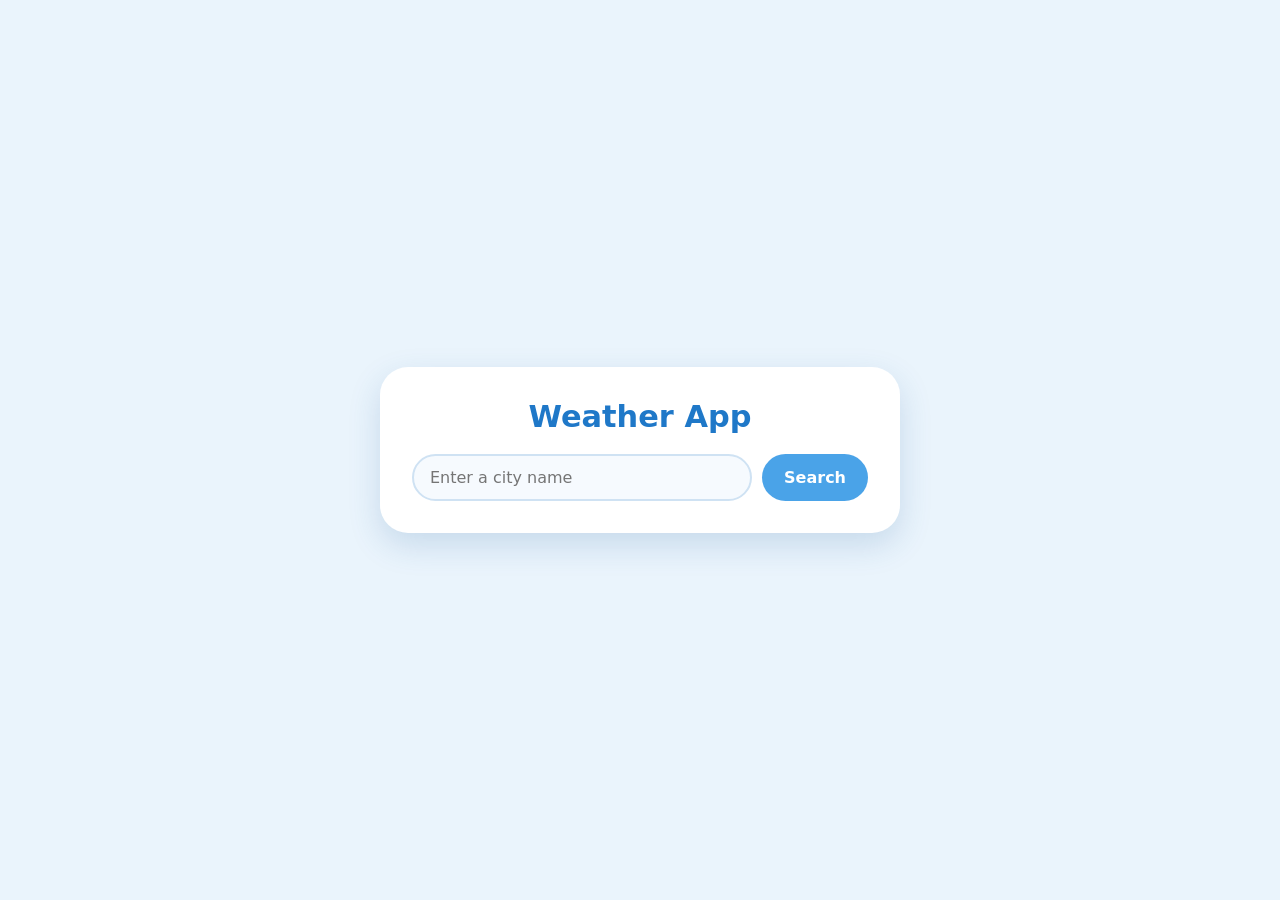
<file: index.html>
<!DOCTYPE html>
<html lang="en">
<head>
  <meta charset="UTF-8">
  <meta name="viewport" content="width=device-width, initial-scale=1.0">
  <title>Weather App</title>
  <link rel="stylesheet" href="style.css">
</head>
<body>
  <main class="card">
    <h1>Weather App</h1>
    <div class="search">
      <input type="text" placeholder="Enter a city name" aria-label="City name">
      <button type="button">Search</button>
    </div>
  </main>
</body>
</html>
</file>
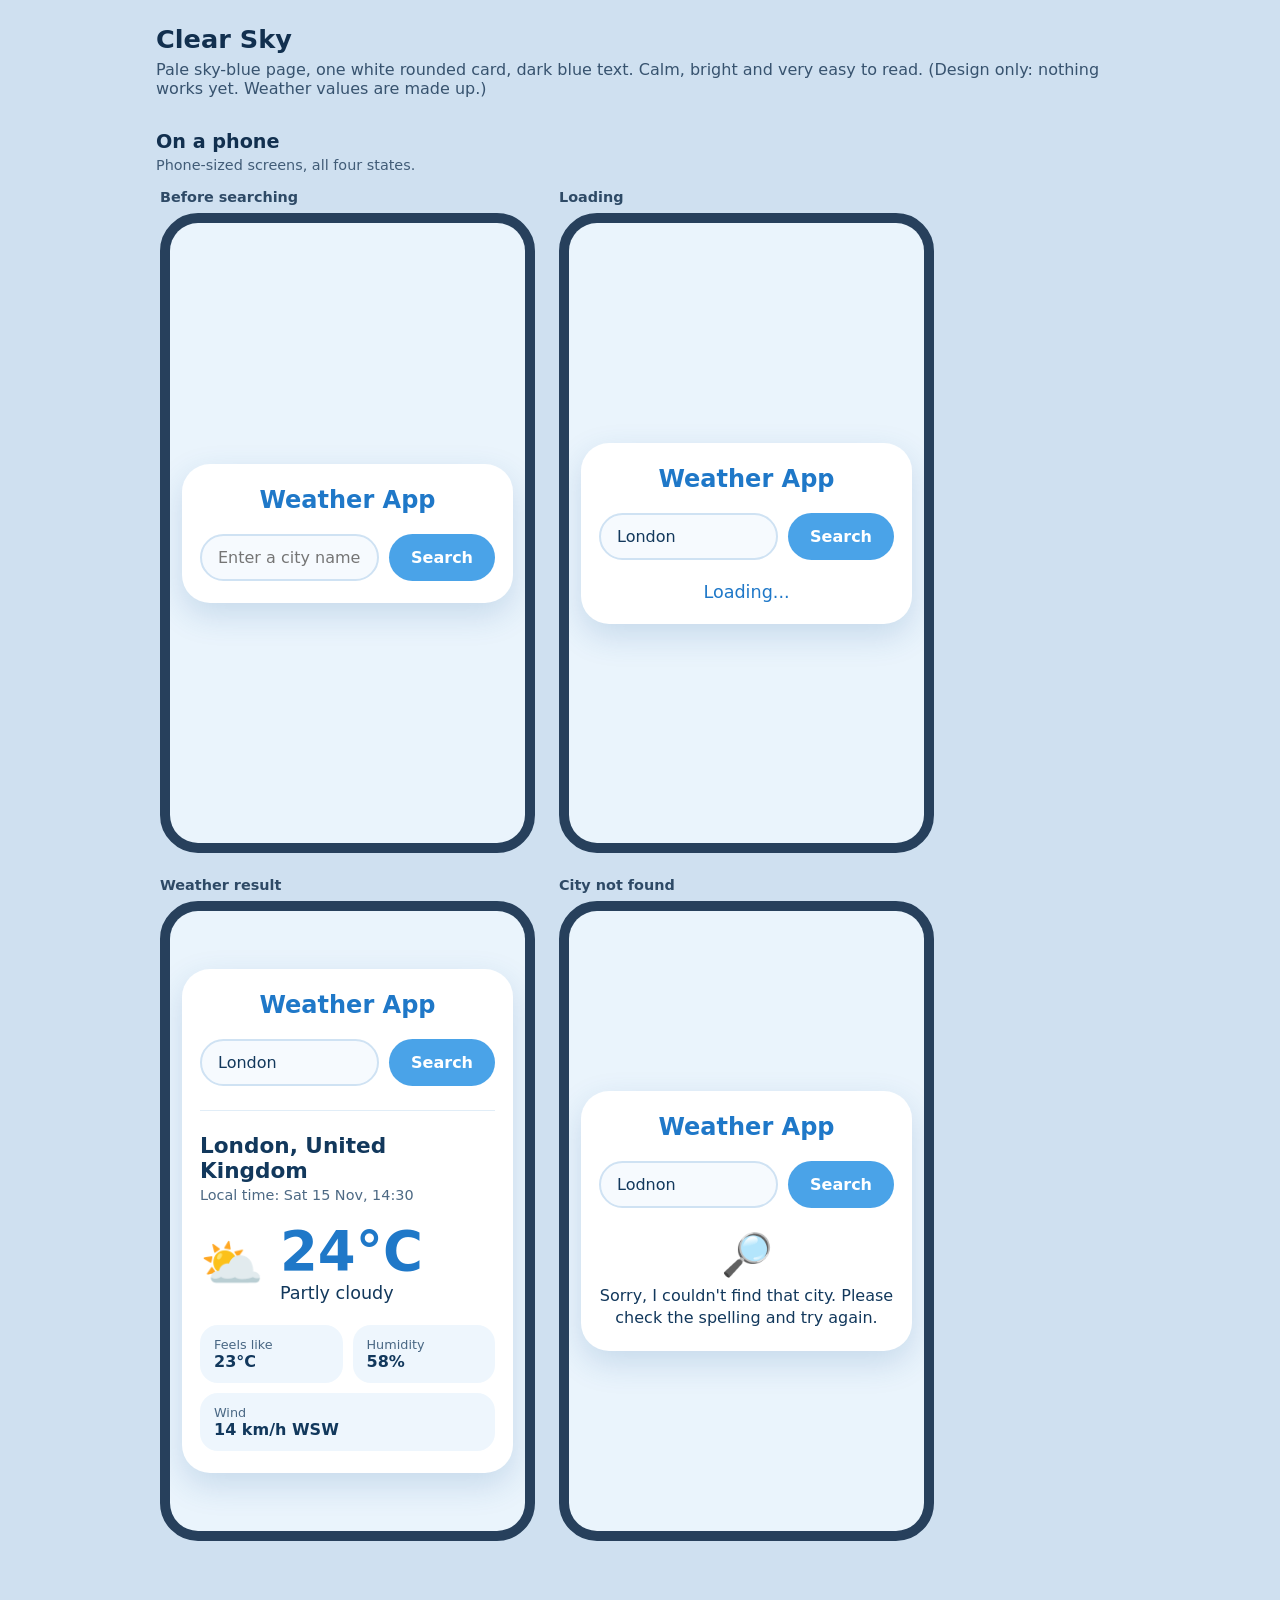
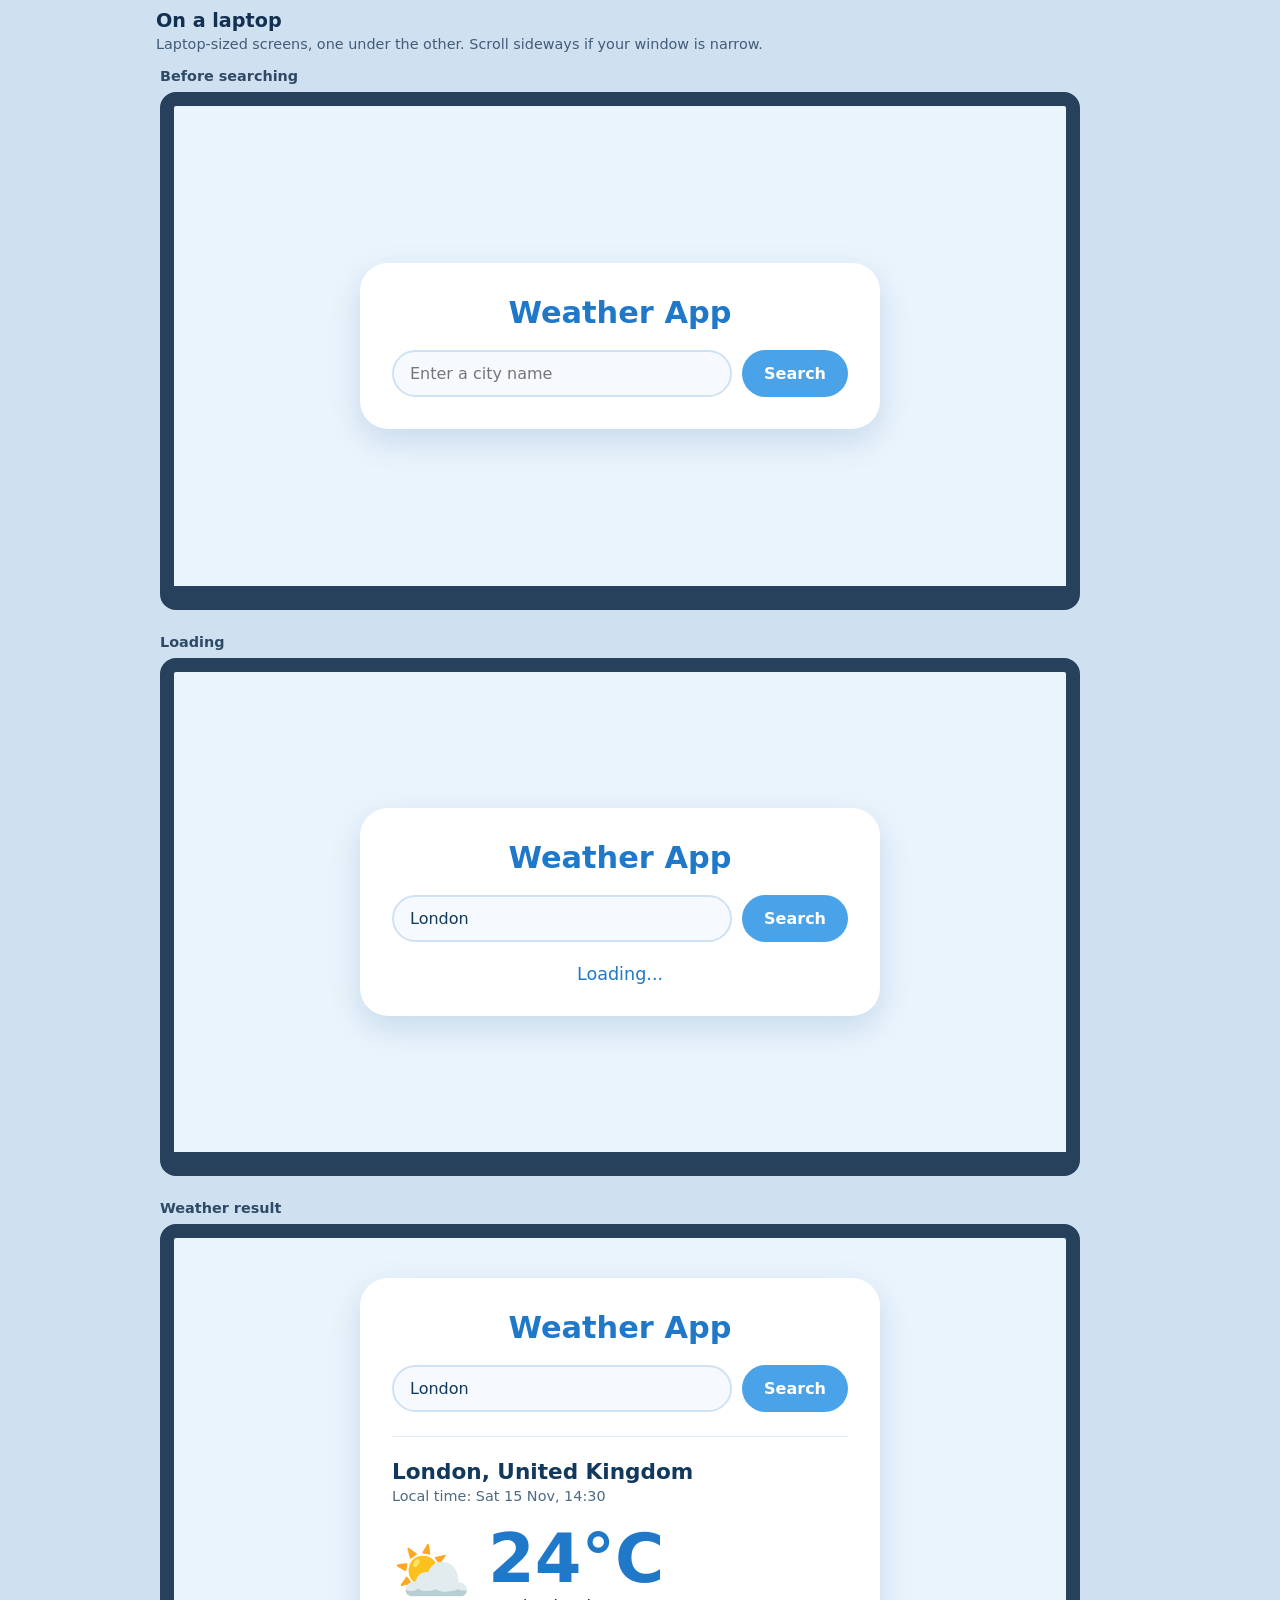
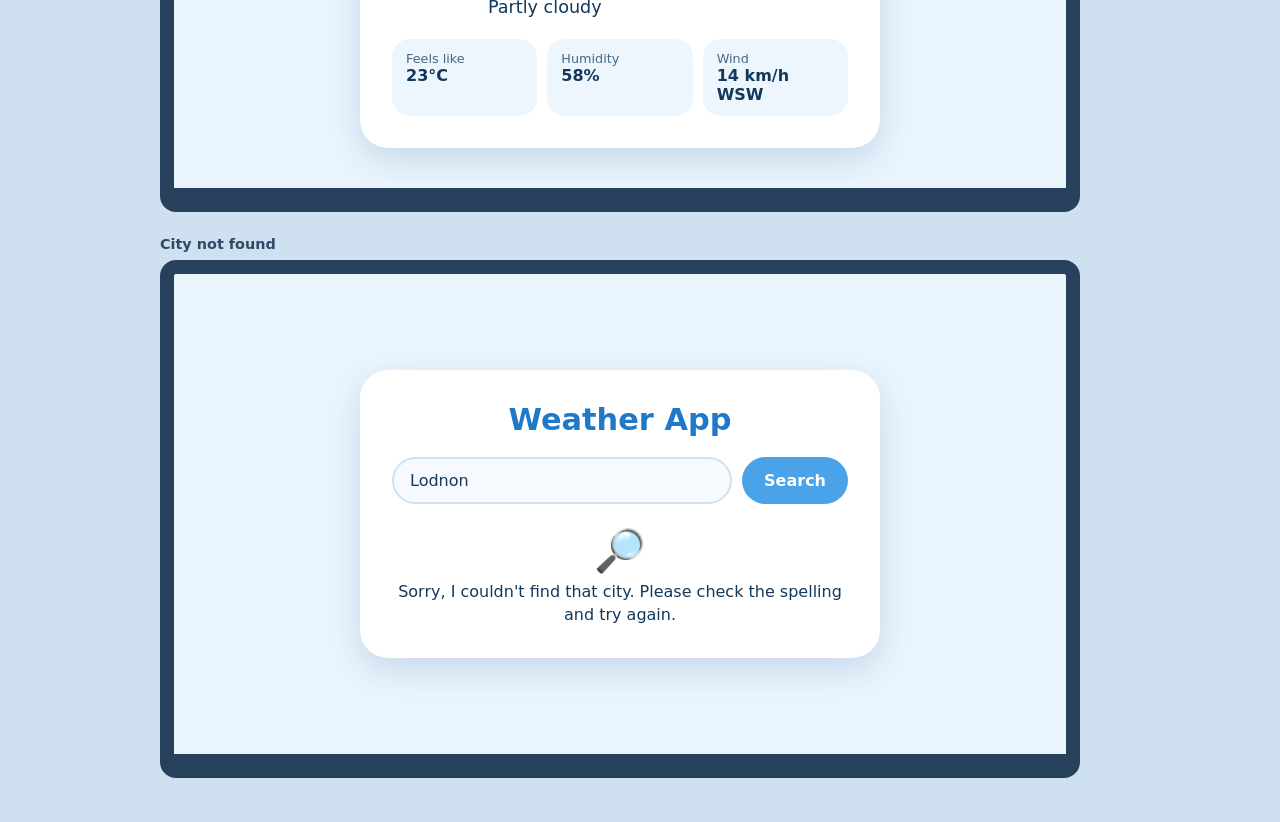
<file: mockups/clear-sky.html>
<!DOCTYPE html>
<html lang="en">
<head>
<meta charset="UTF-8">
<meta name="viewport" content="width=device-width, initial-scale=1.0">
<title>Weather App mockup - Clear Sky</title>
<style>
*{box-sizing:border-box}
body{margin:0;font-family:system-ui,-apple-system,"Segoe UI",Roboto,Arial,sans-serif;background:var(--page-bg);color:var(--page-text)}
.intro,.group{max-width:1000px;margin:0 auto;padding:0 16px}
.intro{padding-top:24px;padding-bottom:8px}
.intro h1{margin:0 0 6px;font-size:1.6rem}
.intro p{margin:0;opacity:.8}
.group{padding-bottom:24px}
.group h2{font-size:1.2rem;margin:24px 0 4px}
.group>p{margin:0 0 8px;opacity:.75;font-size:.9rem}
.row{display:flex;flex-wrap:wrap;gap:24px;overflow-x:auto;padding:8px 4px 20px}
.row.stack{flex-direction:column}
.item{flex:none}
.item h3{font-size:.9rem;margin:0 0 8px;opacity:.85;font-weight:600}
.device{border:solid var(--frame);overflow:hidden;background:var(--frame)}
.phone{width:375px;border-width:10px;border-radius:38px}
.laptop{width:920px;border-width:14px 14px 24px;border-radius:16px}
.screen{container-type:inline-size;background:var(--screen-bg);display:flex;align-items:center;justify-content:center}
.phone .screen{min-height:620px;padding:24px 12px}
.laptop .screen{min-height:480px;padding:40px}
.card{width:100%;max-width:520px;padding:32px;color:var(--text)}
.card h1{margin:0 0 20px;font-size:1.9rem;text-align:center}
.search{display:flex;gap:10px}
.search input{flex:1;min-width:0;font:inherit;padding:12px 16px;outline:none}
.search button{font:inherit;font-weight:600;padding:12px 22px;border:0;cursor:pointer}
.status{margin:22px 0 0;text-align:center}
.loading{font-size:1.1rem}
.notfound .icon{font-size:2.6rem;display:block;margin-bottom:6px}
.notfound p{margin:0;line-height:1.4}
.result{margin-top:24px}
.place h2{margin:0;font-size:1.35rem}
.place .time{margin:4px 0 0;font-size:.9rem;opacity:.75}
.now .icon{font-size:4rem;line-height:1}
.now .temp{font-weight:700;font-size:4.2rem;line-height:1}
.now .desc{margin:4px 0 0;font-size:1.1rem}
.details{list-style:none;margin:0;padding:0}
.details .label{font-size:.8rem;opacity:.75;display:block}
.details .value{font-weight:600}
@container (max-width:420px){
 .card{padding:22px 18px}
 .card h1{font-size:1.5rem}
 .now .temp{font-size:3.4rem}
 .now .icon{font-size:3.2rem}
}

:root{--page-bg:#cfe0f0;--page-text:#12304f;--frame:#27405c;--screen-bg:#eaf4fc;--text:#12385c}
.card{background:#fff;border-radius:28px;box-shadow:0 12px 32px rgba(40,100,160,.18)}
.card h1{color:#1f78c8}
.search input{border:2px solid #cfe2f3;border-radius:999px;color:#12385c;background:#f6fafe}
.search input:focus{border-color:#4aa3e8}
.search button{background:#4aa3e8;color:#fff;border-radius:999px}
.loading{color:#1f78c8}
.result{border-top:1px solid #e1edf7;padding-top:22px}
.now{display:grid;grid-template-columns:auto 1fr;column-gap:16px;align-items:center;margin:22px 0}
.now .icon{grid-row:1/3}
.now .temp{color:#1f78c8}
.details{display:grid;grid-template-columns:repeat(auto-fit,minmax(105px,1fr));gap:10px}
.details li{background:#eef6fd;border-radius:18px;padding:12px 14px}
@container (max-width:420px){.details li:last-child{grid-column:1/-1}}
</style>
</head>
<body>
<header class="intro"><h1>Clear Sky</h1><p>Pale sky-blue page, one white rounded card, dark blue text. Calm, bright and very easy to read. (Design only: nothing works yet. Weather values are made up.)</p></header>
<section class="group"><h2>On a phone</h2><p>Phone-sized screens, all four states.</p><div class="row "><div class="item"><h3>Before searching</h3><div class="device phone"><div class="screen"><div class="card"><h1>Weather App</h1><div class="search"><input type="text" value="" placeholder="Enter a city name" aria-label="City name"><button type="button">Search</button></div></div></div></div></div><div class="item"><h3>Loading</h3><div class="device phone"><div class="screen"><div class="card"><h1>Weather App</h1><div class="search"><input type="text" value="London" placeholder="Enter a city name" aria-label="City name"><button type="button">Search</button></div><p class="status loading">Loading...</p></div></div></div></div><div class="item"><h3>Weather result</h3><div class="device phone"><div class="screen"><div class="card"><h1>Weather App</h1><div class="search"><input type="text" value="London" placeholder="Enter a city name" aria-label="City name"><button type="button">Search</button></div><div class="result">
<div class="place"><h2>London, United Kingdom</h2><p class="time">Local time: Sat 15 Nov, 14:30</p></div>
<div class="now"><span class="icon">⛅</span><div class="temp">24°C</div><p class="desc">Partly cloudy</p></div>
<ul class="details">
<li><span class="label">Feels like</span><span class="value">23°C</span></li>
<li><span class="label">Humidity</span><span class="value">58%</span></li>
<li><span class="label">Wind</span><span class="value">14 km/h WSW</span></li>
</ul></div></div></div></div></div><div class="item"><h3>City not found</h3><div class="device phone"><div class="screen"><div class="card"><h1>Weather App</h1><div class="search"><input type="text" value="Lodnon" placeholder="Enter a city name" aria-label="City name"><button type="button">Search</button></div><div class="status notfound"><span class="icon">🔎</span><p>Sorry, I couldn't find that city. Please check the spelling and try again.</p></div></div></div></div></div></div></section>
<section class="group"><h2>On a laptop</h2><p>Laptop-sized screens, one under the other. Scroll sideways if your window is narrow.</p><div class="row stack"><div class="item"><h3>Before searching</h3><div class="device laptop"><div class="screen"><div class="card"><h1>Weather App</h1><div class="search"><input type="text" value="" placeholder="Enter a city name" aria-label="City name"><button type="button">Search</button></div></div></div></div></div><div class="item"><h3>Loading</h3><div class="device laptop"><div class="screen"><div class="card"><h1>Weather App</h1><div class="search"><input type="text" value="London" placeholder="Enter a city name" aria-label="City name"><button type="button">Search</button></div><p class="status loading">Loading...</p></div></div></div></div><div class="item"><h3>Weather result</h3><div class="device laptop"><div class="screen"><div class="card"><h1>Weather App</h1><div class="search"><input type="text" value="London" placeholder="Enter a city name" aria-label="City name"><button type="button">Search</button></div><div class="result">
<div class="place"><h2>London, United Kingdom</h2><p class="time">Local time: Sat 15 Nov, 14:30</p></div>
<div class="now"><span class="icon">⛅</span><div class="temp">24°C</div><p class="desc">Partly cloudy</p></div>
<ul class="details">
<li><span class="label">Feels like</span><span class="value">23°C</span></li>
<li><span class="label">Humidity</span><span class="value">58%</span></li>
<li><span class="label">Wind</span><span class="value">14 km/h WSW</span></li>
</ul></div></div></div></div></div><div class="item"><h3>City not found</h3><div class="device laptop"><div class="screen"><div class="card"><h1>Weather App</h1><div class="search"><input type="text" value="Lodnon" placeholder="Enter a city name" aria-label="City name"><button type="button">Search</button></div><div class="status notfound"><span class="icon">🔎</span><p>Sorry, I couldn't find that city. Please check the spelling and try again.</p></div></div></div></div></div></div></section>
</body>
</html>
</file>
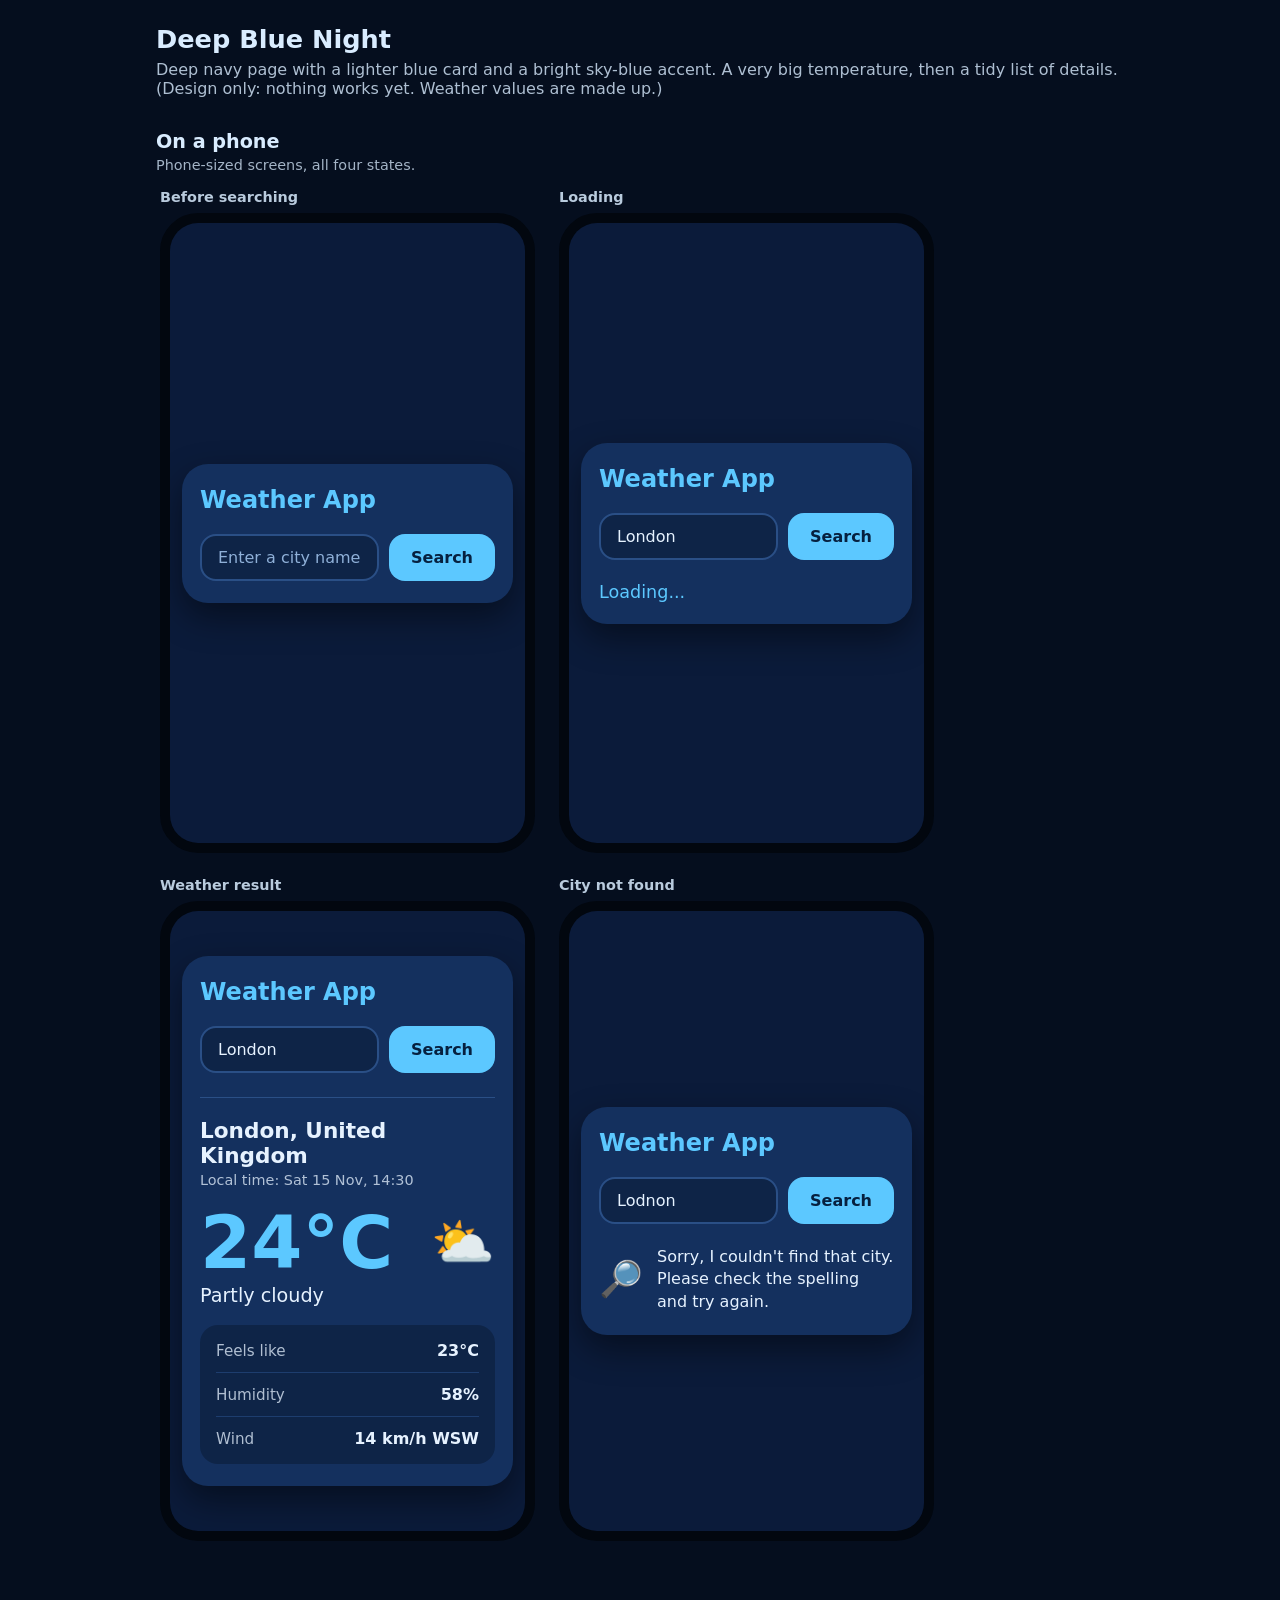
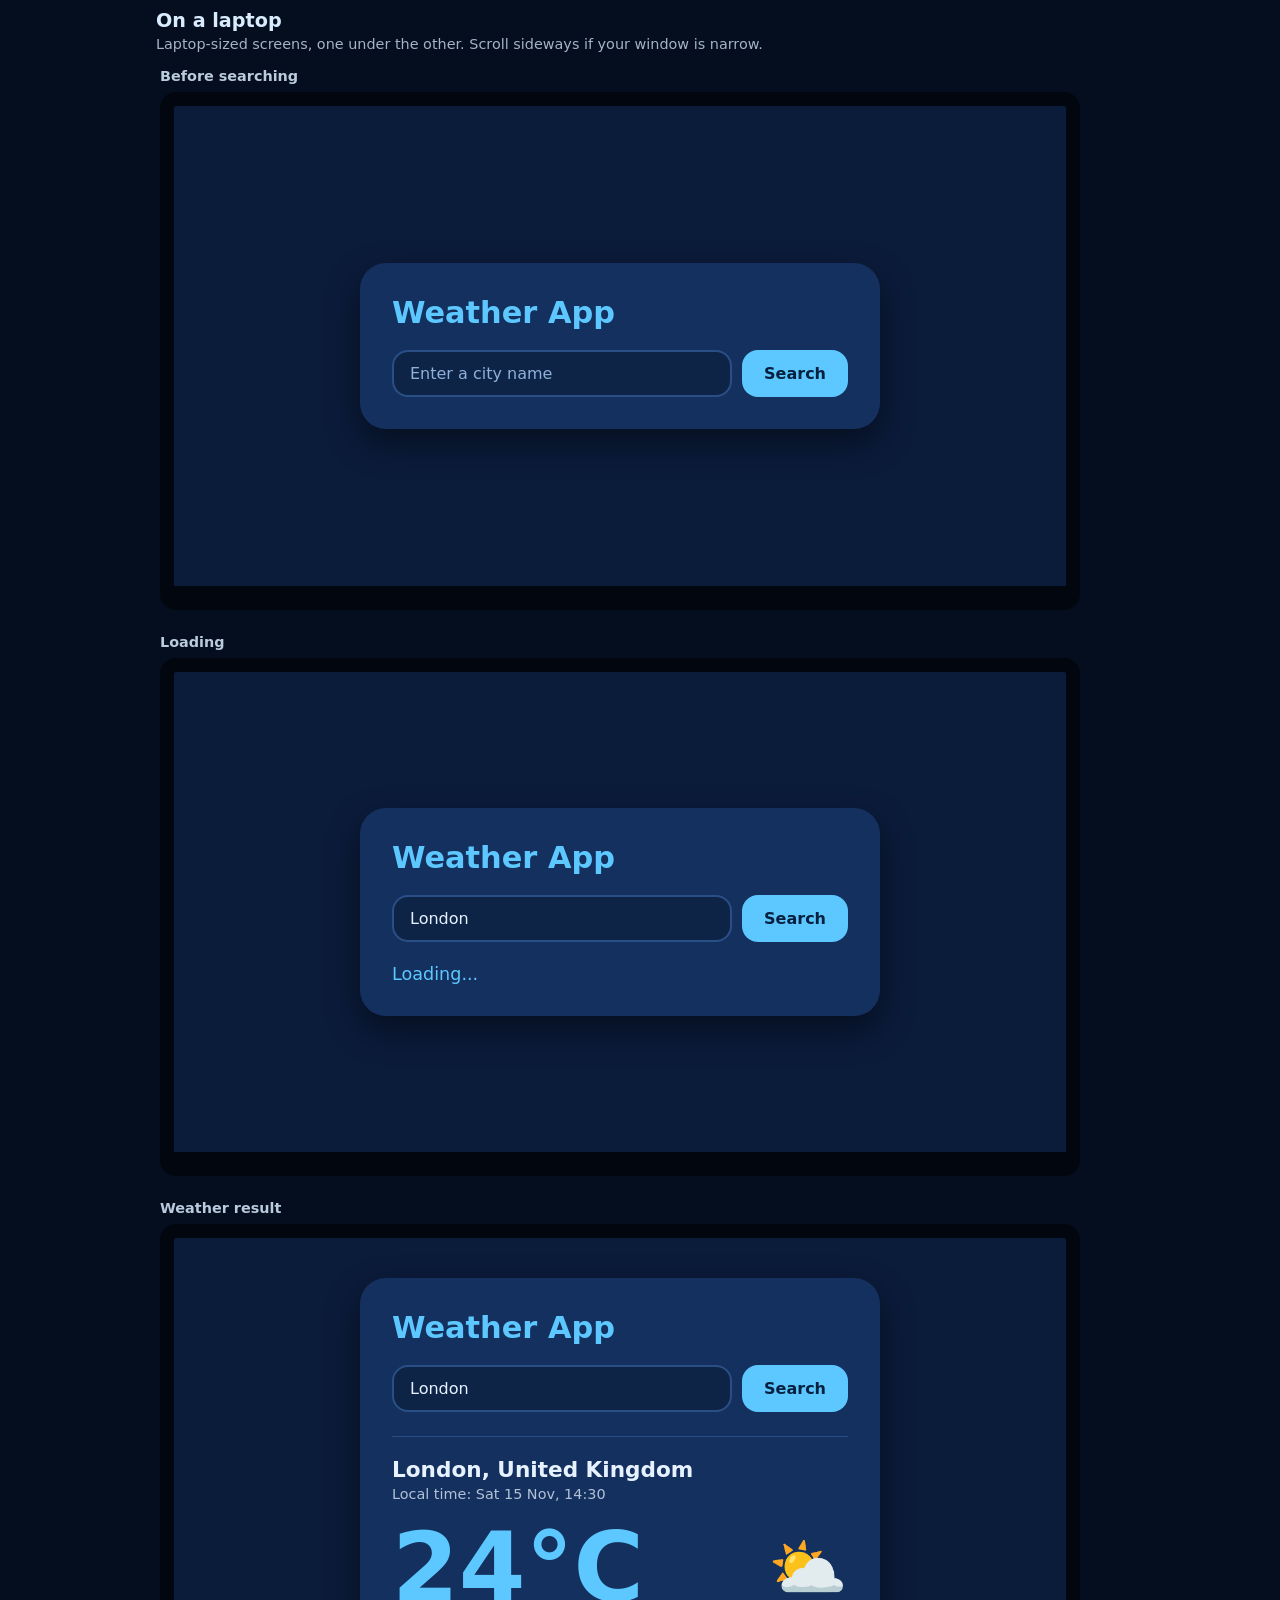
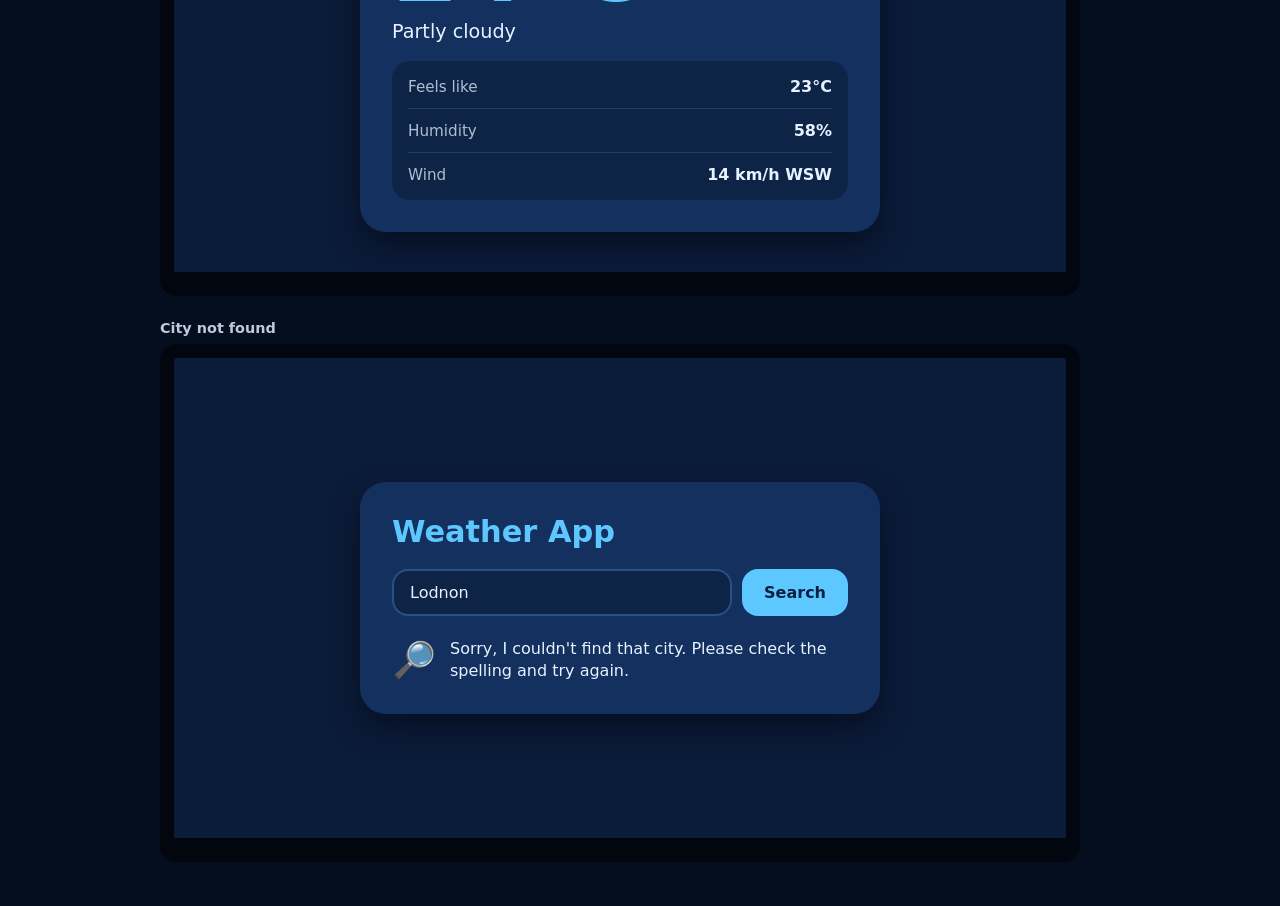
<file: mockups/deep-blue-night.html>
<!DOCTYPE html>
<html lang="en">
<head>
<meta charset="UTF-8">
<meta name="viewport" content="width=device-width, initial-scale=1.0">
<title>Weather App mockup - Deep Blue Night</title>
<style>
*{box-sizing:border-box}
body{margin:0;font-family:system-ui,-apple-system,"Segoe UI",Roboto,Arial,sans-serif;background:var(--page-bg);color:var(--page-text)}
.intro,.group{max-width:1000px;margin:0 auto;padding:0 16px}
.intro{padding-top:24px;padding-bottom:8px}
.intro h1{margin:0 0 6px;font-size:1.6rem}
.intro p{margin:0;opacity:.8}
.group{padding-bottom:24px}
.group h2{font-size:1.2rem;margin:24px 0 4px}
.group>p{margin:0 0 8px;opacity:.75;font-size:.9rem}
.row{display:flex;flex-wrap:wrap;gap:24px;overflow-x:auto;padding:8px 4px 20px}
.row.stack{flex-direction:column}
.item{flex:none}
.item h3{font-size:.9rem;margin:0 0 8px;opacity:.85;font-weight:600}
.device{border:solid var(--frame);overflow:hidden;background:var(--frame)}
.phone{width:375px;border-width:10px;border-radius:38px}
.laptop{width:920px;border-width:14px 14px 24px;border-radius:16px}
.screen{container-type:inline-size;background:var(--screen-bg);display:flex;align-items:center;justify-content:center}
.phone .screen{min-height:620px;padding:24px 12px}
.laptop .screen{min-height:480px;padding:40px}
.card{width:100%;max-width:520px;padding:32px;color:var(--text)}
.card h1{margin:0 0 20px;font-size:1.9rem;text-align:center}
.search{display:flex;gap:10px}
.search input{flex:1;min-width:0;font:inherit;padding:12px 16px;outline:none}
.search button{font:inherit;font-weight:600;padding:12px 22px;border:0;cursor:pointer}
.status{margin:22px 0 0;text-align:center}
.loading{font-size:1.1rem}
.notfound .icon{font-size:2.6rem;display:block;margin-bottom:6px}
.notfound p{margin:0;line-height:1.4}
.result{margin-top:24px}
.place h2{margin:0;font-size:1.35rem}
.place .time{margin:4px 0 0;font-size:.9rem;opacity:.75}
.now .icon{font-size:4rem;line-height:1}
.now .temp{font-weight:700;font-size:4.2rem;line-height:1}
.now .desc{margin:4px 0 0;font-size:1.1rem}
.details{list-style:none;margin:0;padding:0}
.details .label{font-size:.8rem;opacity:.75;display:block}
.details .value{font-weight:600}
@container (max-width:420px){
 .card{padding:22px 18px}
 .card h1{font-size:1.5rem}
 .now .temp{font-size:3.4rem}
 .now .icon{font-size:3.2rem}
}

:root{--page-bg:#050e1e;--page-text:#d9ecff;--frame:#02070f;--screen-bg:#0b1b3a;--text:#e6f2ff}
.card{background:#14305e;border-radius:26px;box-shadow:0 14px 34px rgba(0,0,0,.45)}
.card h1{color:#5cc8ff;text-align:left}
.search input{border:2px solid #2a4f86;border-radius:16px;background:#0e2447;color:#e6f2ff}
.search input::placeholder{color:#8fb0d8}
.search input:focus{border-color:#5cc8ff}
.search button{background:#5cc8ff;color:#06203f;border-radius:16px}
.status{text-align:left}
.loading{color:#5cc8ff}
.notfound{display:flex;gap:14px;align-items:center}
.notfound .icon{margin:0;font-size:2.2rem}
.result{border-top:1px solid #2a4f86;padding-top:20px}
.now{display:grid;grid-template-columns:1fr auto;align-items:center;margin:18px 0}
.now .temp{grid-column:1;font-size:6rem;color:#5cc8ff}
.now .icon{grid-column:2;grid-row:1}
.now .desc{grid-column:1/3;font-size:1.2rem}
.details{border-radius:18px;background:#0e2447;padding:4px 16px}
.details li{display:flex;justify-content:space-between;align-items:baseline;padding:12px 0;border-bottom:1px solid #1d3d6e}
.details li:last-child{border-bottom:0}
.details .label{display:inline;font-size:.95rem}
@container (max-width:420px){.now .temp{font-size:4.6rem}}
</style>
</head>
<body>
<header class="intro"><h1>Deep Blue Night</h1><p>Deep navy page with a lighter blue card and a bright sky-blue accent. A very big temperature, then a tidy list of details. (Design only: nothing works yet. Weather values are made up.)</p></header>
<section class="group"><h2>On a phone</h2><p>Phone-sized screens, all four states.</p><div class="row "><div class="item"><h3>Before searching</h3><div class="device phone"><div class="screen"><div class="card"><h1>Weather App</h1><div class="search"><input type="text" value="" placeholder="Enter a city name" aria-label="City name"><button type="button">Search</button></div></div></div></div></div><div class="item"><h3>Loading</h3><div class="device phone"><div class="screen"><div class="card"><h1>Weather App</h1><div class="search"><input type="text" value="London" placeholder="Enter a city name" aria-label="City name"><button type="button">Search</button></div><p class="status loading">Loading...</p></div></div></div></div><div class="item"><h3>Weather result</h3><div class="device phone"><div class="screen"><div class="card"><h1>Weather App</h1><div class="search"><input type="text" value="London" placeholder="Enter a city name" aria-label="City name"><button type="button">Search</button></div><div class="result">
<div class="place"><h2>London, United Kingdom</h2><p class="time">Local time: Sat 15 Nov, 14:30</p></div>
<div class="now"><span class="icon">⛅</span><div class="temp">24°C</div><p class="desc">Partly cloudy</p></div>
<ul class="details">
<li><span class="label">Feels like</span><span class="value">23°C</span></li>
<li><span class="label">Humidity</span><span class="value">58%</span></li>
<li><span class="label">Wind</span><span class="value">14 km/h WSW</span></li>
</ul></div></div></div></div></div><div class="item"><h3>City not found</h3><div class="device phone"><div class="screen"><div class="card"><h1>Weather App</h1><div class="search"><input type="text" value="Lodnon" placeholder="Enter a city name" aria-label="City name"><button type="button">Search</button></div><div class="status notfound"><span class="icon">🔎</span><p>Sorry, I couldn't find that city. Please check the spelling and try again.</p></div></div></div></div></div></div></section>
<section class="group"><h2>On a laptop</h2><p>Laptop-sized screens, one under the other. Scroll sideways if your window is narrow.</p><div class="row stack"><div class="item"><h3>Before searching</h3><div class="device laptop"><div class="screen"><div class="card"><h1>Weather App</h1><div class="search"><input type="text" value="" placeholder="Enter a city name" aria-label="City name"><button type="button">Search</button></div></div></div></div></div><div class="item"><h3>Loading</h3><div class="device laptop"><div class="screen"><div class="card"><h1>Weather App</h1><div class="search"><input type="text" value="London" placeholder="Enter a city name" aria-label="City name"><button type="button">Search</button></div><p class="status loading">Loading...</p></div></div></div></div><div class="item"><h3>Weather result</h3><div class="device laptop"><div class="screen"><div class="card"><h1>Weather App</h1><div class="search"><input type="text" value="London" placeholder="Enter a city name" aria-label="City name"><button type="button">Search</button></div><div class="result">
<div class="place"><h2>London, United Kingdom</h2><p class="time">Local time: Sat 15 Nov, 14:30</p></div>
<div class="now"><span class="icon">⛅</span><div class="temp">24°C</div><p class="desc">Partly cloudy</p></div>
<ul class="details">
<li><span class="label">Feels like</span><span class="value">23°C</span></li>
<li><span class="label">Humidity</span><span class="value">58%</span></li>
<li><span class="label">Wind</span><span class="value">14 km/h WSW</span></li>
</ul></div></div></div></div></div><div class="item"><h3>City not found</h3><div class="device laptop"><div class="screen"><div class="card"><h1>Weather App</h1><div class="search"><input type="text" value="Lodnon" placeholder="Enter a city name" aria-label="City name"><button type="button">Search</button></div><div class="status notfound"><span class="icon">🔎</span><p>Sorry, I couldn't find that city. Please check the spelling and try again.</p></div></div></div></div></div></div></section>
</body>
</html>
</file>
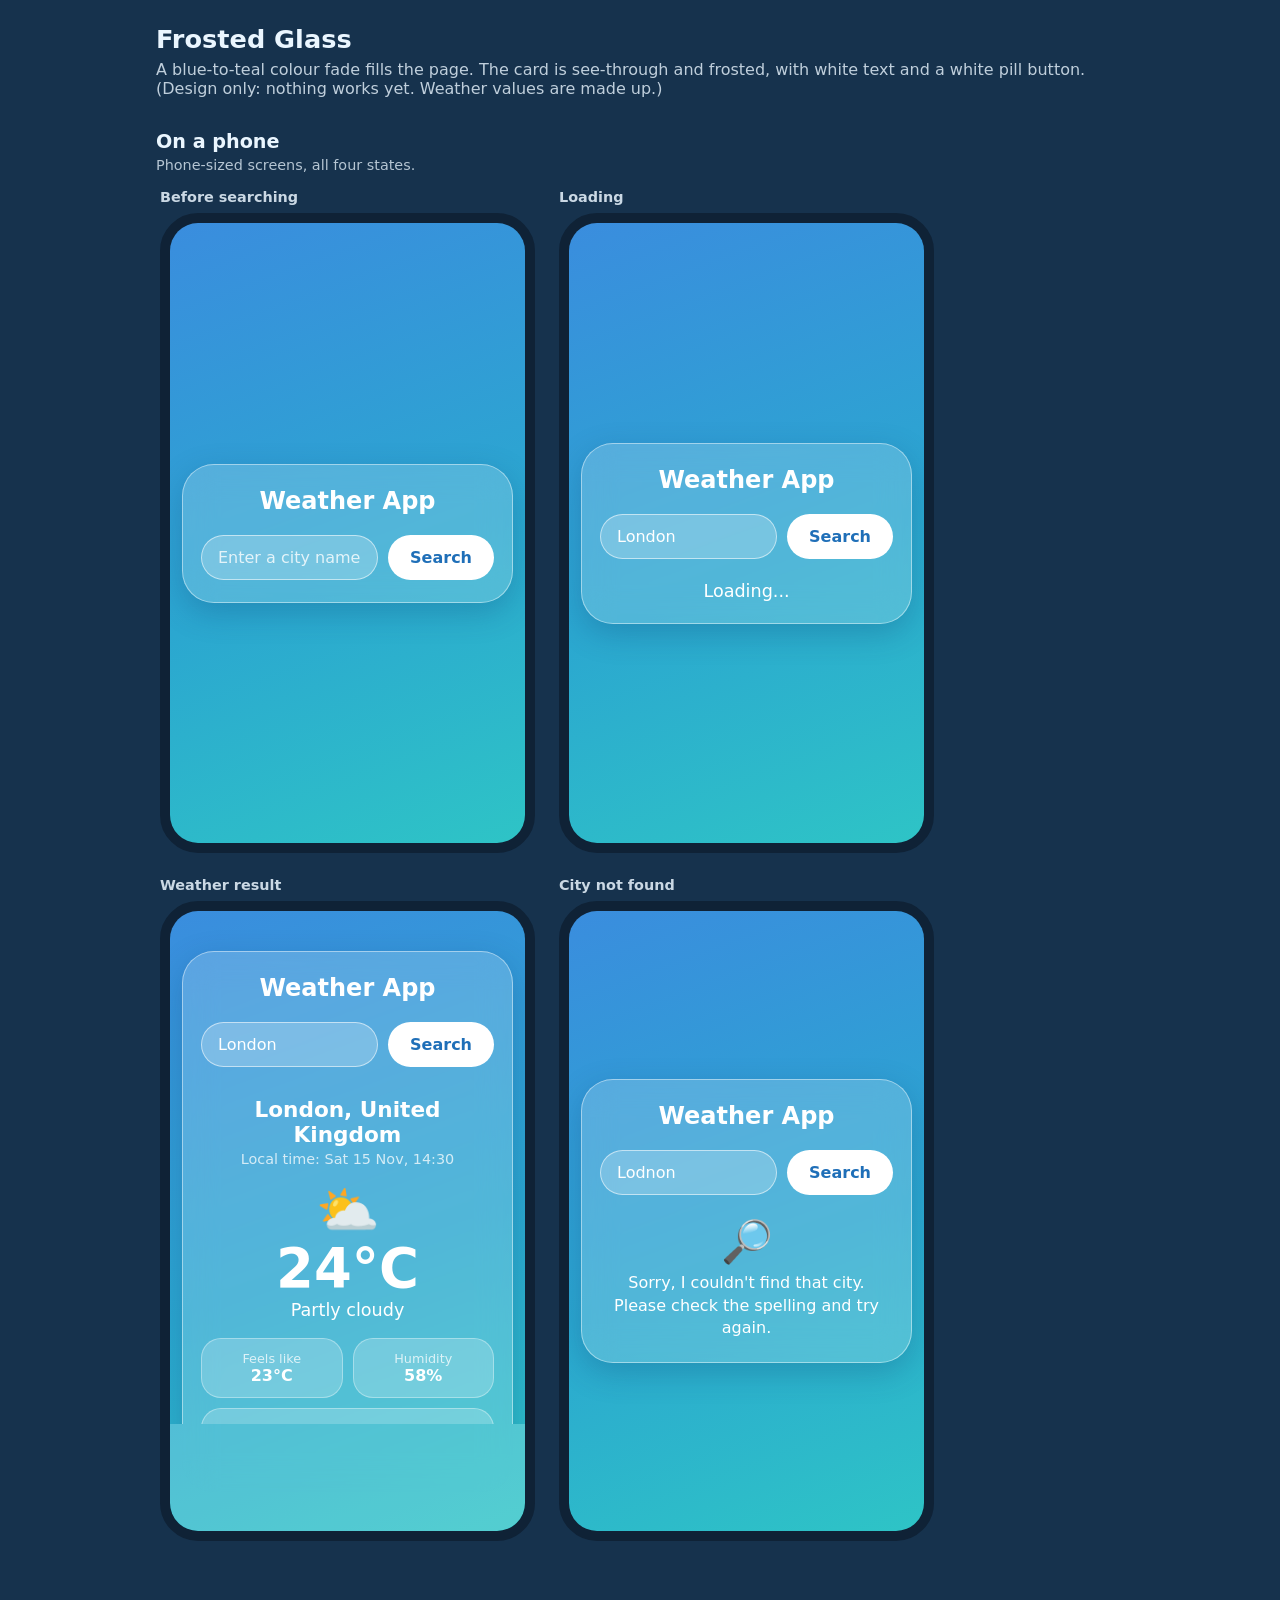
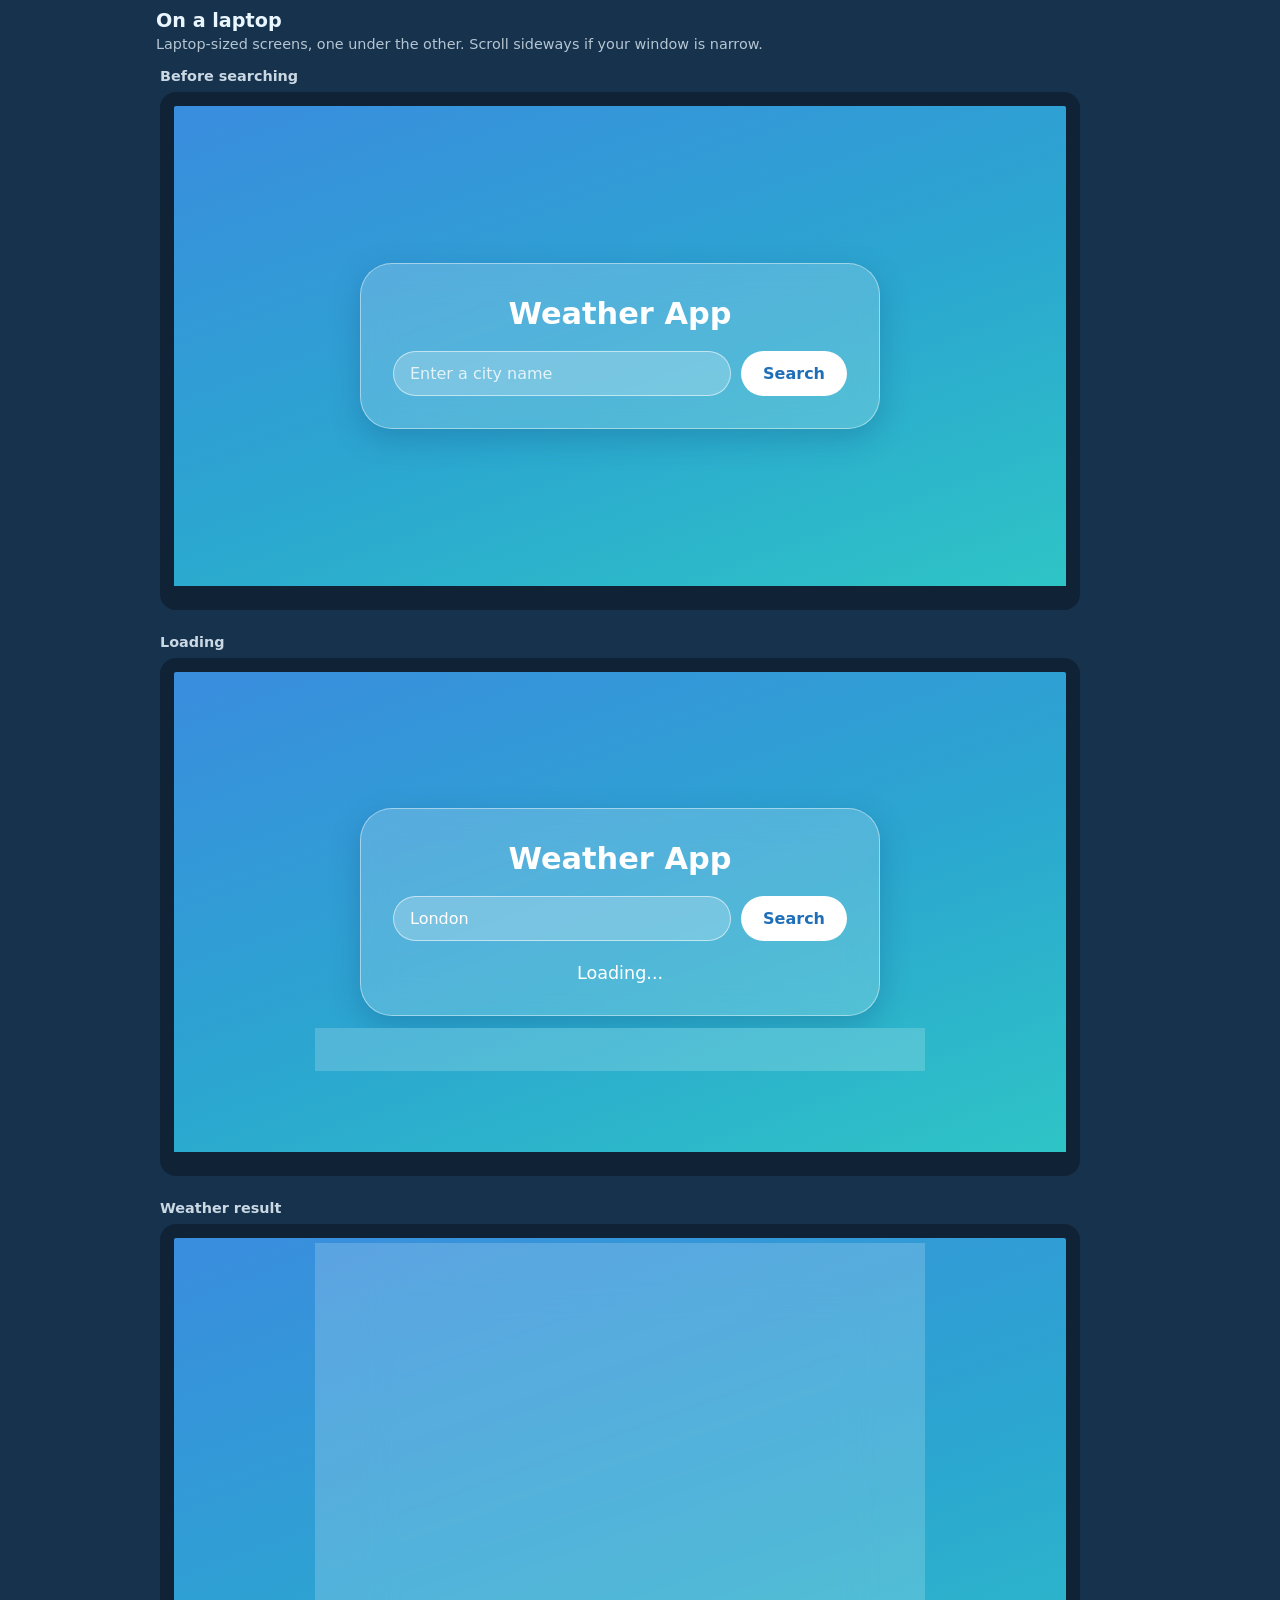
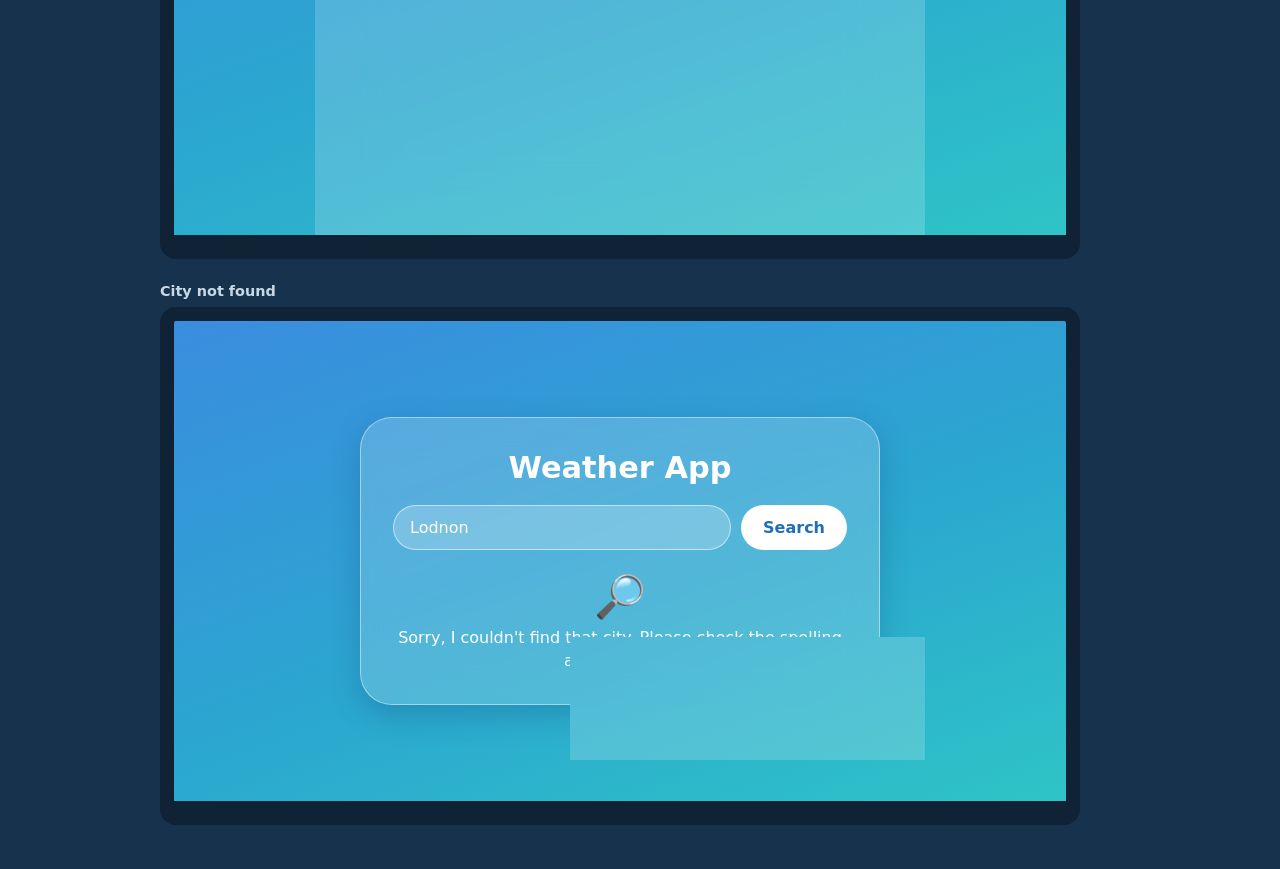
<file: mockups/frosted-glass.html>
<!DOCTYPE html>
<html lang="en">
<head>
<meta charset="UTF-8">
<meta name="viewport" content="width=device-width, initial-scale=1.0">
<title>Weather App mockup - Frosted Glass</title>
<style>
*{box-sizing:border-box}
body{margin:0;font-family:system-ui,-apple-system,"Segoe UI",Roboto,Arial,sans-serif;background:var(--page-bg);color:var(--page-text)}
.intro,.group{max-width:1000px;margin:0 auto;padding:0 16px}
.intro{padding-top:24px;padding-bottom:8px}
.intro h1{margin:0 0 6px;font-size:1.6rem}
.intro p{margin:0;opacity:.8}
.group{padding-bottom:24px}
.group h2{font-size:1.2rem;margin:24px 0 4px}
.group>p{margin:0 0 8px;opacity:.75;font-size:.9rem}
.row{display:flex;flex-wrap:wrap;gap:24px;overflow-x:auto;padding:8px 4px 20px}
.row.stack{flex-direction:column}
.item{flex:none}
.item h3{font-size:.9rem;margin:0 0 8px;opacity:.85;font-weight:600}
.device{border:solid var(--frame);overflow:hidden;background:var(--frame)}
.phone{width:375px;border-width:10px;border-radius:38px}
.laptop{width:920px;border-width:14px 14px 24px;border-radius:16px}
.screen{container-type:inline-size;background:var(--screen-bg);display:flex;align-items:center;justify-content:center}
.phone .screen{min-height:620px;padding:24px 12px}
.laptop .screen{min-height:480px;padding:40px}
.card{width:100%;max-width:520px;padding:32px;color:var(--text)}
.card h1{margin:0 0 20px;font-size:1.9rem;text-align:center}
.search{display:flex;gap:10px}
.search input{flex:1;min-width:0;font:inherit;padding:12px 16px;outline:none}
.search button{font:inherit;font-weight:600;padding:12px 22px;border:0;cursor:pointer}
.status{margin:22px 0 0;text-align:center}
.loading{font-size:1.1rem}
.notfound .icon{font-size:2.6rem;display:block;margin-bottom:6px}
.notfound p{margin:0;line-height:1.4}
.result{margin-top:24px}
.place h2{margin:0;font-size:1.35rem}
.place .time{margin:4px 0 0;font-size:.9rem;opacity:.75}
.now .icon{font-size:4rem;line-height:1}
.now .temp{font-weight:700;font-size:4.2rem;line-height:1}
.now .desc{margin:4px 0 0;font-size:1.1rem}
.details{list-style:none;margin:0;padding:0}
.details .label{font-size:.8rem;opacity:.75;display:block}
.details .value{font-weight:600}
@container (max-width:420px){
 .card{padding:22px 18px}
 .card h1{font-size:1.5rem}
 .now .temp{font-size:3.4rem}
 .now .icon{font-size:3.2rem}
}

:root{--page-bg:#16324d;--page-text:#eaf6ff;--frame:#0f2236;--screen-bg:linear-gradient(160deg,#3a8dde 0%,#2ba7d0 55%,#2ec4c6 100%);--text:#fff}
.card{background:rgba(255,255,255,.18);-webkit-backdrop-filter:blur(16px);backdrop-filter:blur(16px);border:1px solid rgba(255,255,255,.45);border-radius:32px;box-shadow:0 10px 30px rgba(10,60,110,.25)}
.search input{border:1px solid rgba(255,255,255,.55);border-radius:999px;background:rgba(255,255,255,.22);color:#fff}
.search input::placeholder{color:rgba(255,255,255,.8)}
.search button{background:#fff;color:#1f6fb8;border-radius:999px}
.place,.now{text-align:center}
.result{padding-top:6px}
.now{margin:18px 0}
.now .icon{display:block;margin-bottom:6px}
.details{display:grid;grid-template-columns:repeat(auto-fit,minmax(105px,1fr));gap:10px}
.details li{background:rgba(255,255,255,.2);border:1px solid rgba(255,255,255,.35);border-radius:20px;padding:12px 14px;text-align:center}
@container (max-width:420px){.details li:last-child{grid-column:1/-1}}
</style>
</head>
<body>
<header class="intro"><h1>Frosted Glass</h1><p>A blue-to-teal colour fade fills the page. The card is see-through and frosted, with white text and a white pill button. (Design only: nothing works yet. Weather values are made up.)</p></header>
<section class="group"><h2>On a phone</h2><p>Phone-sized screens, all four states.</p><div class="row "><div class="item"><h3>Before searching</h3><div class="device phone"><div class="screen"><div class="card"><h1>Weather App</h1><div class="search"><input type="text" value="" placeholder="Enter a city name" aria-label="City name"><button type="button">Search</button></div></div></div></div></div><div class="item"><h3>Loading</h3><div class="device phone"><div class="screen"><div class="card"><h1>Weather App</h1><div class="search"><input type="text" value="London" placeholder="Enter a city name" aria-label="City name"><button type="button">Search</button></div><p class="status loading">Loading...</p></div></div></div></div><div class="item"><h3>Weather result</h3><div class="device phone"><div class="screen"><div class="card"><h1>Weather App</h1><div class="search"><input type="text" value="London" placeholder="Enter a city name" aria-label="City name"><button type="button">Search</button></div><div class="result">
<div class="place"><h2>London, United Kingdom</h2><p class="time">Local time: Sat 15 Nov, 14:30</p></div>
<div class="now"><span class="icon">⛅</span><div class="temp">24°C</div><p class="desc">Partly cloudy</p></div>
<ul class="details">
<li><span class="label">Feels like</span><span class="value">23°C</span></li>
<li><span class="label">Humidity</span><span class="value">58%</span></li>
<li><span class="label">Wind</span><span class="value">14 km/h WSW</span></li>
</ul></div></div></div></div></div><div class="item"><h3>City not found</h3><div class="device phone"><div class="screen"><div class="card"><h1>Weather App</h1><div class="search"><input type="text" value="Lodnon" placeholder="Enter a city name" aria-label="City name"><button type="button">Search</button></div><div class="status notfound"><span class="icon">🔎</span><p>Sorry, I couldn't find that city. Please check the spelling and try again.</p></div></div></div></div></div></div></section>
<section class="group"><h2>On a laptop</h2><p>Laptop-sized screens, one under the other. Scroll sideways if your window is narrow.</p><div class="row stack"><div class="item"><h3>Before searching</h3><div class="device laptop"><div class="screen"><div class="card"><h1>Weather App</h1><div class="search"><input type="text" value="" placeholder="Enter a city name" aria-label="City name"><button type="button">Search</button></div></div></div></div></div><div class="item"><h3>Loading</h3><div class="device laptop"><div class="screen"><div class="card"><h1>Weather App</h1><div class="search"><input type="text" value="London" placeholder="Enter a city name" aria-label="City name"><button type="button">Search</button></div><p class="status loading">Loading...</p></div></div></div></div><div class="item"><h3>Weather result</h3><div class="device laptop"><div class="screen"><div class="card"><h1>Weather App</h1><div class="search"><input type="text" value="London" placeholder="Enter a city name" aria-label="City name"><button type="button">Search</button></div><div class="result">
<div class="place"><h2>London, United Kingdom</h2><p class="time">Local time: Sat 15 Nov, 14:30</p></div>
<div class="now"><span class="icon">⛅</span><div class="temp">24°C</div><p class="desc">Partly cloudy</p></div>
<ul class="details">
<li><span class="label">Feels like</span><span class="value">23°C</span></li>
<li><span class="label">Humidity</span><span class="value">58%</span></li>
<li><span class="label">Wind</span><span class="value">14 km/h WSW</span></li>
</ul></div></div></div></div></div><div class="item"><h3>City not found</h3><div class="device laptop"><div class="screen"><div class="card"><h1>Weather App</h1><div class="search"><input type="text" value="Lodnon" placeholder="Enter a city name" aria-label="City name"><button type="button">Search</button></div><div class="status notfound"><span class="icon">🔎</span><p>Sorry, I couldn't find that city. Please check the spelling and try again.</p></div></div></div></div></div></div></section>
</body>
</html>
</file>
<file: style.css>
* {
  box-sizing: border-box;
}

body {
  margin: 0;
  min-height: 100vh;
  display: flex;
  align-items: center;
  justify-content: center;
  padding: 40px;
  background: #eaf4fc;
  color: #12385c;
  font-family: system-ui, -apple-system, "Segoe UI", Roboto, Arial, sans-serif;
}

.card {
  width: 100%;
  max-width: 520px;
  padding: 32px;
  background: #fff;
  border-radius: 28px;
  box-shadow: 0 12px 32px rgba(40, 100, 160, 0.18);
}

.card h1 {
  margin: 0 0 20px;
  font-size: 1.9rem;
  text-align: center;
  color: #1f78c8;
}

.search {
  display: flex;
  gap: 10px;
}

.search input {
  flex: 1;
  min-width: 0;
  padding: 12px 16px;
  font: inherit;
  color: #12385c;
  background: #f6fafe;
  border: 2px solid #cfe2f3;
  border-radius: 999px;
  outline: none;
}

.search input:focus {
  border-color: #4aa3e8;
}

.search button {
  padding: 12px 22px;
  font: inherit;
  font-weight: 600;
  color: #fff;
  background: #4aa3e8;
  border: 0;
  border-radius: 999px;
  cursor: pointer;
}

@media (max-width: 420px) {
  body {
    padding: 24px 12px;
  }

  .card {
    padding: 22px 18px;
  }

  .card h1 {
    font-size: 1.5rem;
  }
}
</file>
